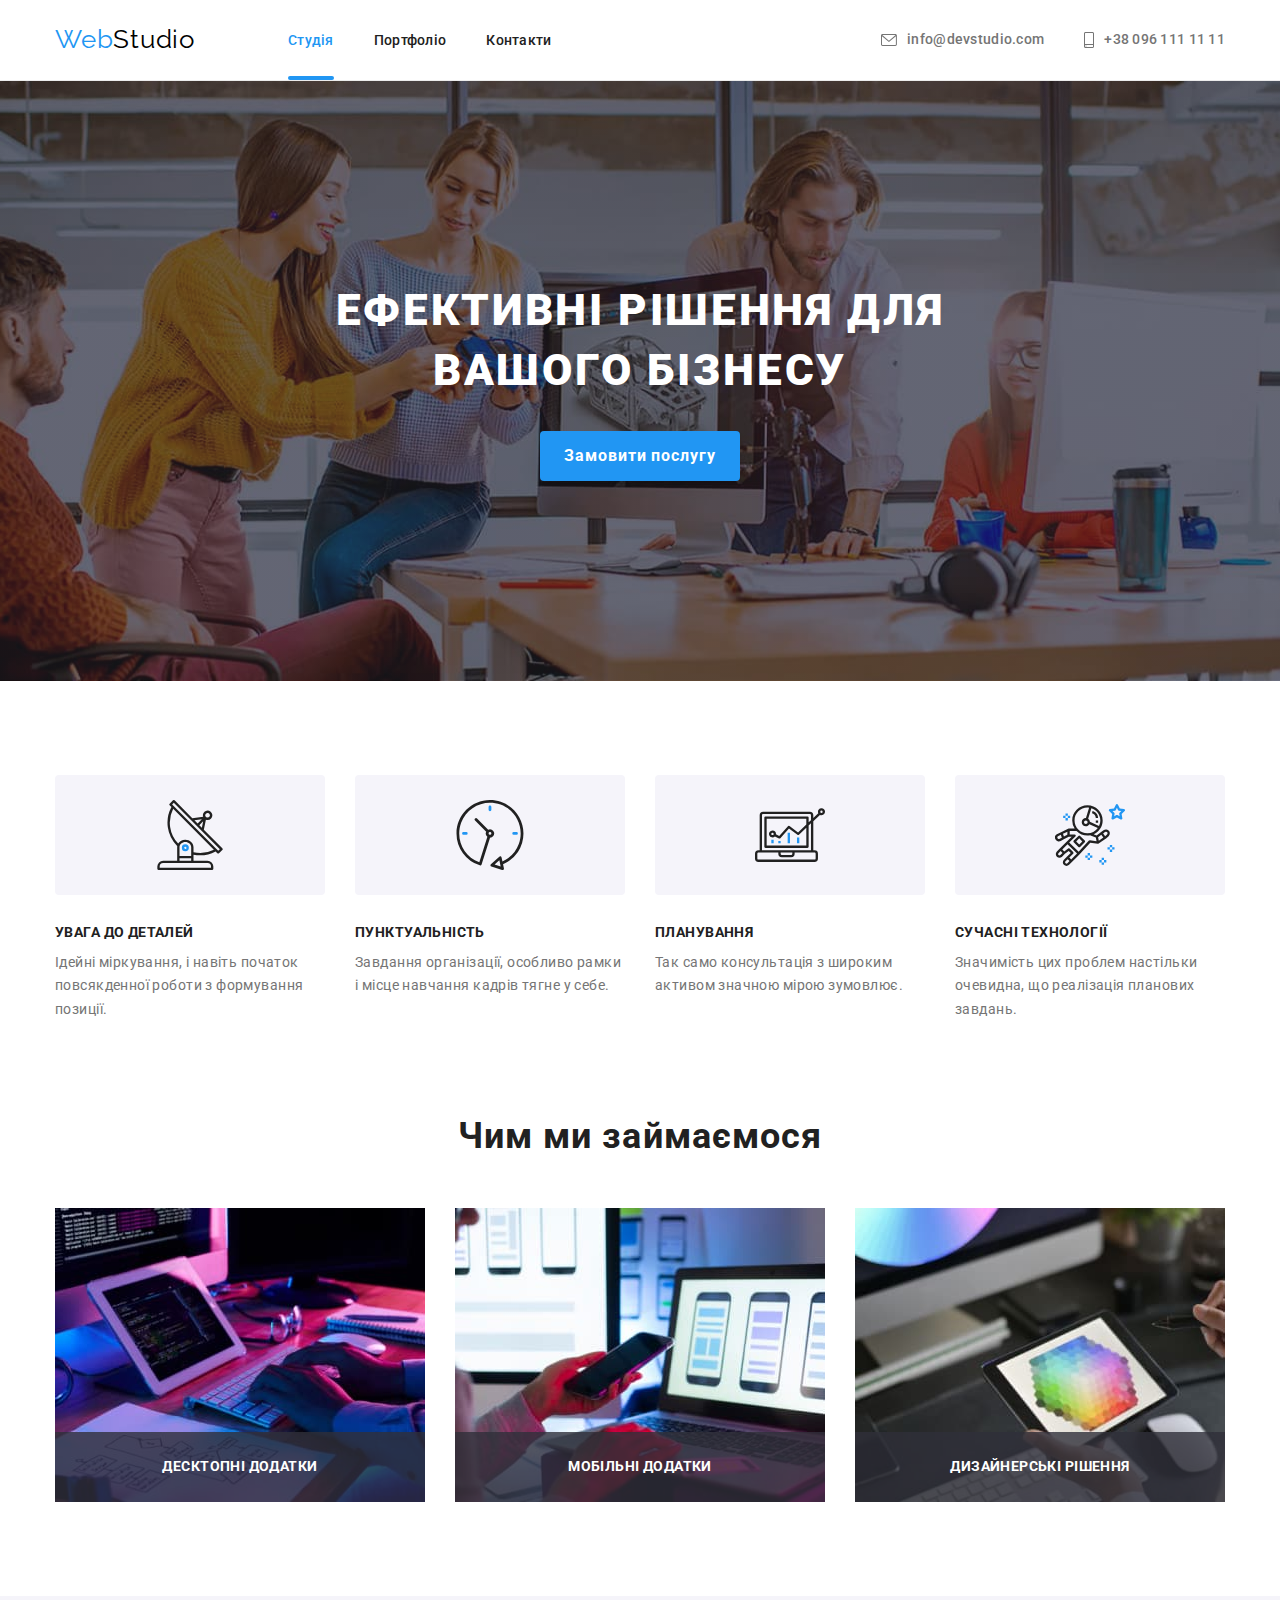
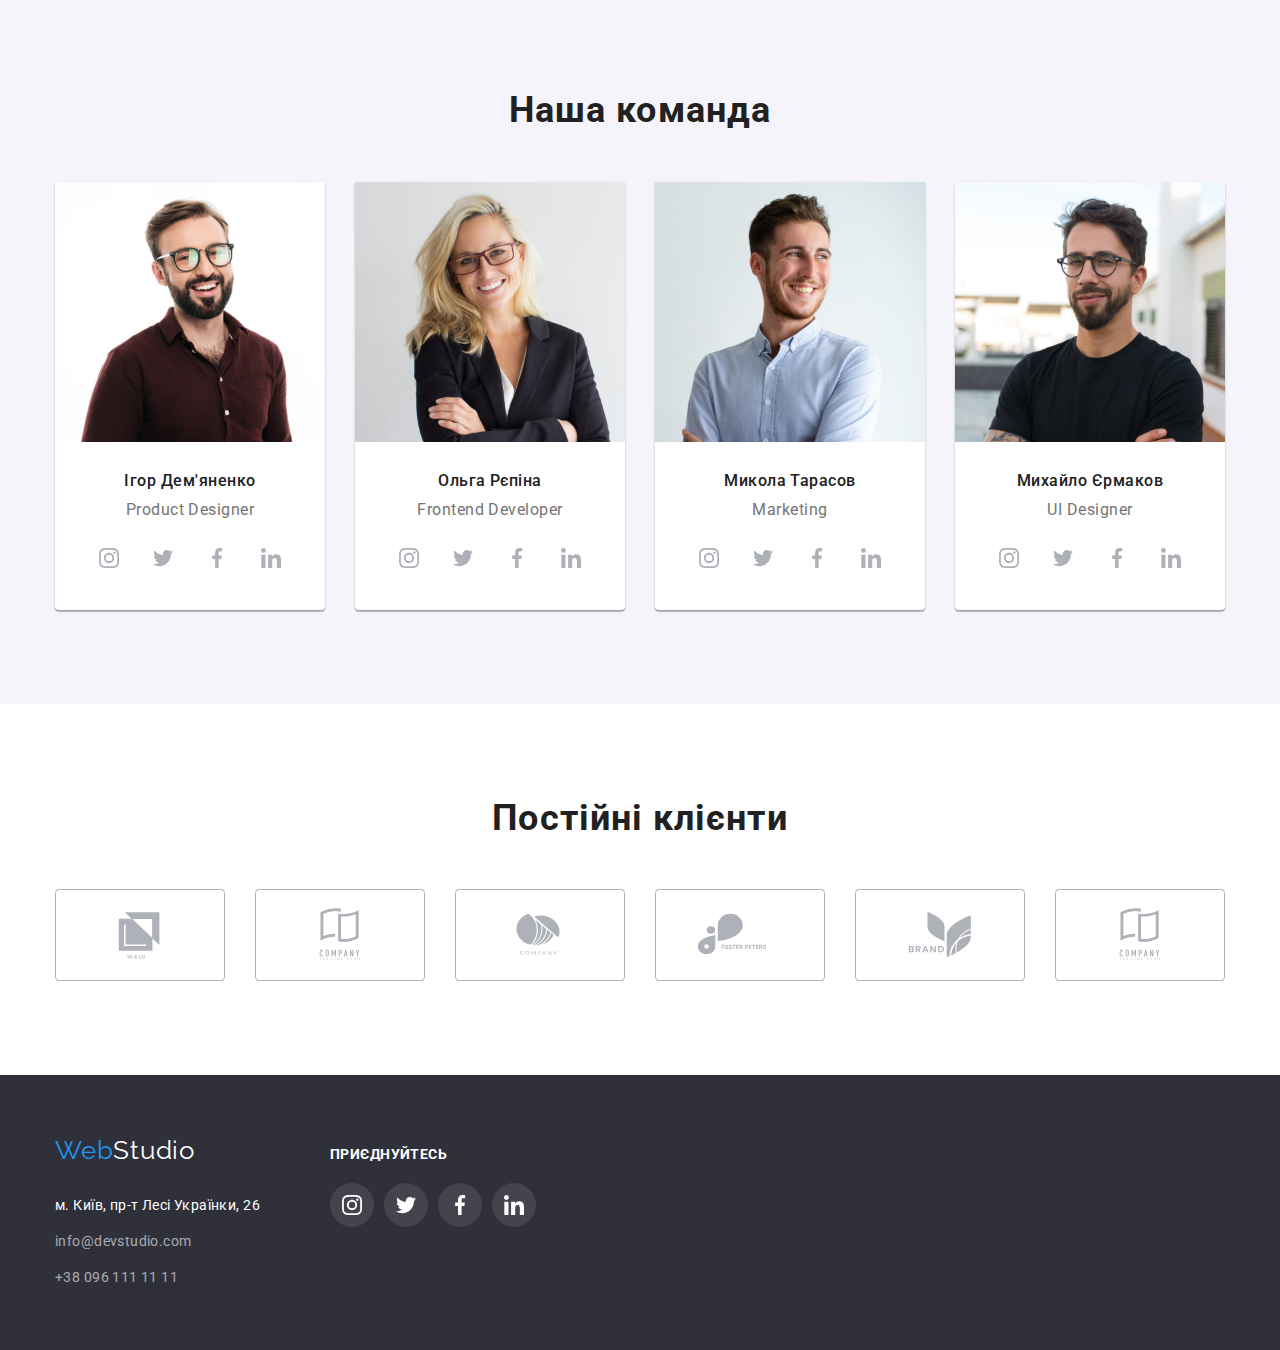
<file: index.html>
<!DOCTYPE html>
<html lang="uk">
  <head>
    <meta charset="UTF-8" />
    <meta http-equiv="X-UA-Compatible" content="IE=edge" />
    <meta name="viewport" content="width=device-width, initial-scale=1.0" />
    <title>WebStudio</title>
    <link
      href="https://fonts.googleapis.com/css2?family=Raleway:wght@700&family=Roboto:wght@400;500;700;900&display=swap"
      rel="stylesheet"
    />

    <link
      rel="stylesheet"
      href="https://cdnjs.cloudflare.com/ajax/libs/modern-normalize/1.1.0/modern-normalize.min.css"
    />

    <link rel="stylesheet" href="./css/styles.css" />
  </head>
  <body>
    <!-- Шапка страницы -->
    <header class="line">
      <div class="container header-container">
        <nav class="header-nav">
          <a href="./index.html" class="header-logo"><span class="txt-logo">Web</span>Studio</a>
          <ul class="site-nav list">
            <li class="site-nav-item">
              <a href="./index.html" class="site-nav-link current">Студія</a>
            </li>
            <li class="site-nav-item">
              <a href="./portfolio.html" class="site-nav-link">Портфоліо</a>
            </li>
            <li class="site-nav-item">
              <a href="#" class="site-nav-link">Контакти</a>
            </li>
          </ul>
        </nav>

        <ul class="contact-list list">
          <li class="contact-item">
            <a href="mailto:info@devstudio.com" class="contact-link">
              <svg class="contact-icon" width="16" height="12">
                <use href="./images/icon.svg#icon-envelope"></use>
              </svg>
              info@devstudio.com
            </a>
          </li>
          <li class="contact-item">
            <a href="tel:+380961111111" class="contact-link">
              <svg class="contact-icon" width="10" height="16">
                <use href="./images/icon.svg#icon-smartphone"></use>
              </svg>
              +38 096 111 11 11
            </a>
          </li>
        </ul>
      </div>
    </header>

    <!-- Основной контент страницы -->
    <main>
      <!-- Ефективні рішення для вашого бізнесу -->
      <section class="hero hero-img">
        <div class="container">
          <h1 class="hero-title">Ефективні рішення для вашого бізнесу</h1>

          <button type="button" class="button primary" data-modal-open>Замовити послугу</button>
        </div>
      </section>

      <!-- Переваги нашої компанії -->
      <section class="section">
        <div class="container">
          <h2 class="visually-hidden">Переваги нашої компанії</h2>
          <ul class="features list">
            <li class="features-item">
              <div class="features-icon-card">
                <svg class="features-icon" width="70" height="70">
                  <use href="./images/icon.svg#icon-antenna"></use>
                </svg>
              </div>

              <h3 class="features-title">Увага до деталей</h3>
              <p class="features-paragraph">
                Ідейні міркування, і навіть початок повсякденної роботи з формування позиції.
              </p>
            </li>

            <li class="features-item">
              <div class="features-icon-card">
                <svg class="features-icon" width="70" height="70">
                  <use href="./images/icon.svg#icon-clock"></use>
                </svg>
              </div>

              <h3 class="features-title">Пунктуальність</h3>
              <p class="features-paragraph">
                Завдання організації, особливо рамки і місце навчання кадрів тягне у себе.
              </p>
            </li>

            <li class="features-item">
              <div class="features-icon-card">
                <svg class="features-icon" width="70" height="70">
                  <use href="./images/icon.svg#icon-diagram"></use>
                </svg>
              </div>

              <h3 class="features-title">Планування</h3>
              <p class="features-paragraph">
                Так само консультація з широким активом значною мірою зумовлює.
              </p>
            </li>

            <li class="features-item">
              <div class="features-icon-card">
                <svg class="features-icon" width="70" height="70">
                  <use href="./images/icon.svg#icon-astronaut"></use>
                </svg>
              </div>

              <h3 class="features-title">Сучасні технології</h3>
              <p class="features-paragraph">
                Значимість цих проблем настільки очевидна, що реалізація планових завдань.
              </p>
            </li>
          </ul>
        </div>
      </section>

      <!-- Чим ми займаємося -->
      <section class="section work-container">
        <div class="container">
          <h2 class="section-title">Чим ми займаємося</h2>
          <ul class="work-list list">
            <li class="work-item">
              <img
                src="./images/desktop.jpg"
                alt="Десктопні додатки"
                width="370"
                class="work-img img"
              />
              <h3 class="work-title">Десктопні додатки</h3>
            </li>
            <li class="work-item">
              <img
                src="./images/mobile.jpg"
                alt="Мобільні додатки"
                width="370"
                class="work-img img"
              />
              <h3 class="work-title">Мобільні додатки</h3>
            </li>
            <li class="work-item">
              <img
                src="./images/designer.jpg"
                alt="Дизайнерські рішення"
                width="370"
                class="work-img img"
              />
              <h3 class="work-title">Дизайнерські рішення</h3>
            </li>
          </ul>
        </div>
      </section>

      <!-- Наша команда -->
      <section class="section team">
        <div class="container">
          <h2 class="section-title">Наша команда</h2>

          <ul class="team-list list">
            <li class="team-item">
              <img
                src="./images/igor-demyanenko.jpg"
                alt="Фото Ігоря Дем'яненко"
                class="team-img"
                width="270"
              />
              <div class="team-container">
                <h3 class="team-list-title">Ігор Дем'яненко</h3>
                <p class="team-list-paragraph" lang="en">Product Designer</p>

                <ul class="team-social-list list">
                  <li class="team-social-item">
                    <a class="team-social-link" href="#">
                      <svg class="team-social-icon" width="20" height="20">
                        <use href="./images/icon.svg#icon-instagram"></use></svg
                    ></a>
                  </li>
                  <li class="team-social-item">
                    <a class="team-social-link link" href="#">
                      <svg class="team-social-icon" width="20" height="20">
                        <use href="./images/icon.svg#icon-twitter"></use></svg
                    ></a>
                  </li>
                  <li class="team-social-item">
                    <a class="team-social-link link" href="#">
                      <svg class="team-social-icon" width="20" height="20">
                        <use href="./images/icon.svg#icon-facebook"></use></svg
                    ></a>
                  </li>
                  <li class="team-social-item">
                    <a class="team-social-link link" href="#">
                      <svg class="team-social-icon" width="20" height="20">
                        <use href="./images/icon.svg#icon-linkedin"></use></svg
                    ></a>
                  </li>
                </ul>
              </div>
            </li>
            <li class="team-item">
              <img
                src="./images/olga-repina.jpg"
                alt="Фото Ольгі Рєпіной"
                class="team-img"
                width="270"
              />
              <div class="team-container">
                <h3 class="team-list-title">Ольга Рєпіна</h3>
                <p class="team-list-paragraph" lang="en">Frontend Developer</p>

                <ul class="team-social-list list">
                  <li class="team-social-item">
                    <a class="team-social-link" href="#">
                      <svg class="team-social-icon" width="20" height="20">
                        <use href="./images/icon.svg#icon-instagram"></use></svg
                    ></a>
                  </li>
                  <li class="team-social-item">
                    <a class="team-social-link link" href="#">
                      <svg class="team-social-icon" width="20" height="20">
                        <use href="./images/icon.svg#icon-twitter"></use></svg
                    ></a>
                  </li>
                  <li class="team-social-item">
                    <a class="team-social-link link" href="#">
                      <svg class="team-social-icon" width="20" height="20">
                        <use href="./images/icon.svg#icon-facebook"></use></svg
                    ></a>
                  </li>
                  <li class="team-social-item">
                    <a class="team-social-link link" href="#">
                      <svg class="team-social-icon" width="20" height="20">
                        <use href="./images/icon.svg#icon-linkedin"></use></svg
                    ></a>
                  </li>
                </ul>
              </div>
            </li>
            <li class="team-item">
              <img
                src="./images/mykola-tarasov.jpg"
                alt="Фото Миколи Тарасова"
                class="team-img"
                width="270"
              />
              <div class="team-container">
                <h3 class="team-list-title">Микола Тарасов</h3>
                <p class="team-list-paragraph" lang="en">Marketing</p>

                <ul class="team-social-list list">
                  <li class="team-social-item">
                    <a class="team-social-link" href="#">
                      <svg class="team-social-icon" width="20" height="20">
                        <use href="./images/icon.svg#icon-instagram"></use></svg
                    ></a>
                  </li>
                  <li class="team-social-item">
                    <a class="team-social-link link" href="#">
                      <svg class="team-social-icon" width="20" height="20">
                        <use href="./images/icon.svg#icon-twitter"></use></svg
                    ></a>
                  </li>
                  <li class="team-social-item">
                    <a class="team-social-link link" href="#">
                      <svg class="team-social-icon" width="20" height="20">
                        <use href="./images/icon.svg#icon-facebook"></use></svg
                    ></a>
                  </li>
                  <li class="team-social-item">
                    <a class="team-social-link link" href="#">
                      <svg class="team-social-icon" width="20" height="20">
                        <use href="./images/icon.svg#icon-linkedin"></use></svg
                    ></a>
                  </li>
                </ul>
              </div>
            </li>
            <li class="team-item">
              <img
                src="./images/mykhailo-yermakov.jpg"
                alt="Фото Михайла Єрмакова"
                class="team-img"
                width="270"
              />
              <div class="team-container">
                <h3 class="team-list-title">Михайло Єрмаков</h3>
                <p class="team-list-paragraph" lang="en">UI Designer</p>

                <ul class="team-social-list list">
                  <li class="team-social-item">
                    <a class="team-social-link" href="#">
                      <svg class="team-social-icon" width="20" height="20">
                        <use href="./images/icon.svg#icon-instagram"></use></svg
                    ></a>
                  </li>
                  <li class="team-social-item">
                    <a class="team-social-link link" href="#">
                      <svg class="team-social-icon" width="20" height="20">
                        <use href="./images/icon.svg#icon-twitter"></use></svg
                    ></a>
                  </li>
                  <li class="team-social-item">
                    <a class="team-social-link link" href="#">
                      <svg class="team-social-icon" width="20" height="20">
                        <use href="./images/icon.svg#icon-facebook"></use></svg
                    ></a>
                  </li>
                  <li class="team-social-item">
                    <a class="team-social-link link" href="#">
                      <svg class="team-social-icon" width="20" height="20">
                        <use href="./images/icon.svg#icon-linkedin"></use></svg
                    ></a>
                  </li>
                </ul>
              </div>
            </li>
          </ul>
        </div>
      </section>

      <!-- Clientage -->
      <section class="section">
        <div class="container">
          <h2 class="section-title">Постійні клієнти</h2>

          <ul class="clientage-list list">
            <li class="clientage-item">
              <a class="clientage-link" href="#">
                <svg class="" width="106" height="60">
                  <use href="./images/icon.svg#icon-ya-co"></use>
                </svg>
              </a>
            </li>
            <li class="clientage-item">
              <a class="clientage-link" href="#">
                <svg class="" width="106" height="60">
                  <use href="./images/icon.svg#icon-company-tagline-here"></use>
                </svg>
              </a>
            </li>
            <li class="clientage-item">
              <a class="clientage-link" href="#">
                <svg class="" width="106" height="60">
                  <use href="./images/icon.svg#icon-company"></use>
                </svg>
              </a>
            </li>
            <li class="clientage-item">
              <a class="clientage-link" href="#">
                <svg class="" width="106" height="60">
                  <use href="./images/icon.svg#icon-foster-peters"></use>
                </svg>
              </a>
            </li>
            <li class="clientage-item">
              <a class="clientage-link" href="#">
                <svg class="" width="106" height="60">
                  <use href="./images/icon.svg#icon-brand"></use>
                </svg>
              </a>
            </li>
            <li class="clientage-item">
              <a class="clientage-link" href="#">
                <svg class="" width="106" height="60">
                  <use href="./images/icon.svg#icon-company-tagline-here"></use>
                </svg>
              </a>
            </li>
          </ul>
        </div>
      </section>
    </main>
    <!-- Подвал -->
    <footer class="page-footer">
      <div class="container">
        <div class="footer-container">
          <address class="address-footer">
            <a href="./index.html" class="logo-footer"><span class="txt-logo">Web</span>Studio</a>
            <ul class="adds-list list">
              <li class="adds-item">
                <a
                  href="https://goo.gl/maps/W5uvphnCs49Fz31s8"
                  class="adds-link-map"
                  target="_blank"
                  rel="noreferrer noopener nofollow"
                  >м. Київ, пр-т Лесі Українки, 26
                </a>
              </li>
              <li class="adds-item">
                <a href="mailto:info@devstudio.com" class="adds-link">info@devstudio.com</a>
              </li>
              <li class="adds-item">
                <a href="tel:+380961111111" class="adds-link">+38 096 111 11 11</a>
              </li>
            </ul>
          </address>

          <div class="social-footer-container">
            <h2 class="footer-title">Приєднуйтесь</h2>
            <ul class="footer-social-list list">
              <li class="footer-social-item">
                <a class="footer-social-link" href="#">
                  <svg class="footer-social-icon" width="20" height="20">
                    <use href="./images/icon.svg#icon-instagram"></use></svg
                ></a>
              </li>
              <li class="footer-social-item">
                <a class="footer-social-link" href="#">
                  <svg class="footer-social-icon" width="20" height="20">
                    <use href="./images/icon.svg#icon-twitter"></use></svg
                ></a>
              </li>
              <li class="footer-social-item">
                <a class="footer-social-link" href="#">
                  <svg class="footer-social-icon" width="20" height="20">
                    <use href="./images/icon.svg#icon-facebook"></use></svg
                ></a>
              </li>
              <li class="footer-social-item">
                <a class="footer-social-link" href="#">
                  <svg class="footer-social-icon" width="20" height="20">
                    <use href="./images/icon.svg#icon-linkedin"></use></svg
                ></a>
              </li>
            </ul>
          </div>
        </div>
      </div>
    </footer>
    <!-- Модальное окно -->
    <div class="backdrop is-hidden" data-modal>
      <div class="modal">
        <button type="button" class="button-close" data-modal-close>
          <svg class="icon-close" width="18" height="18">
            <use href="./images/icon.svg#icon-close"></use>
          </svg>
        </button>
      </div>
    </div>
    <script src="./js/modal.js"></script>
  </body>
</html>
</file>
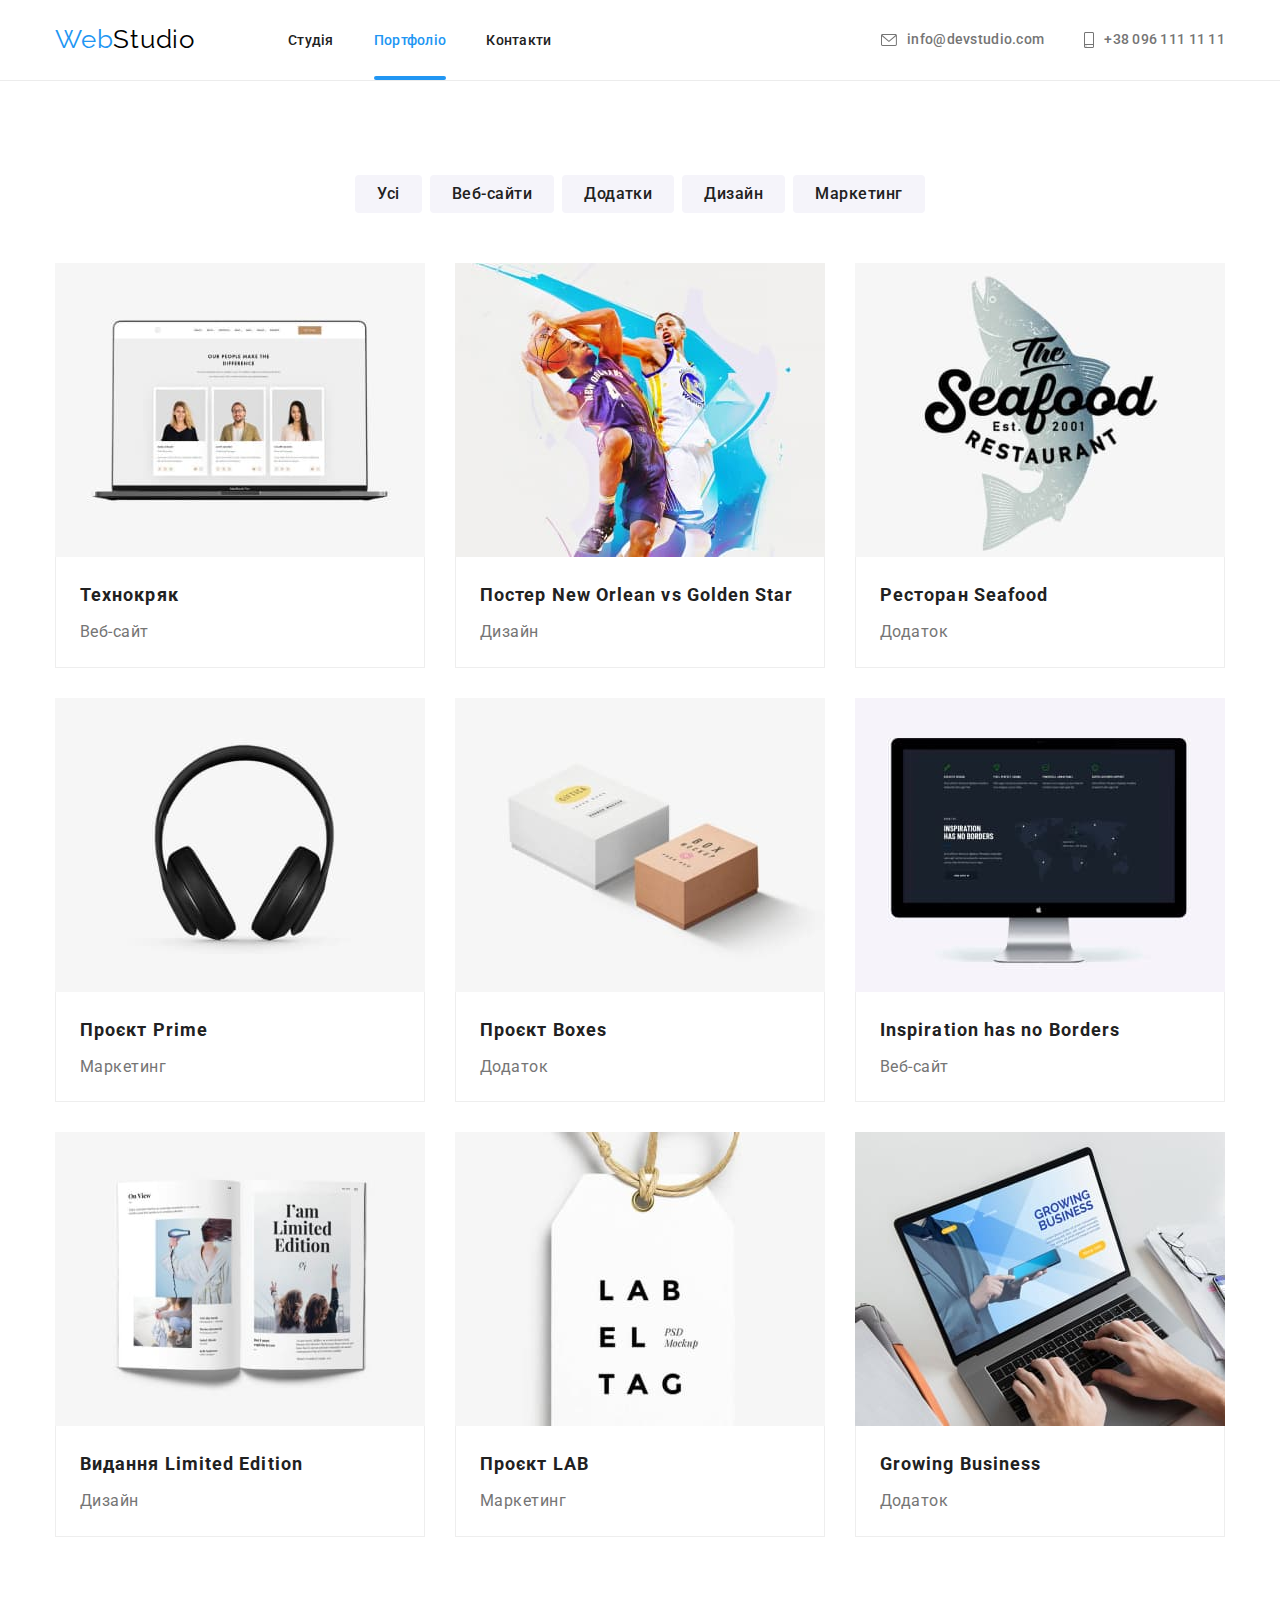
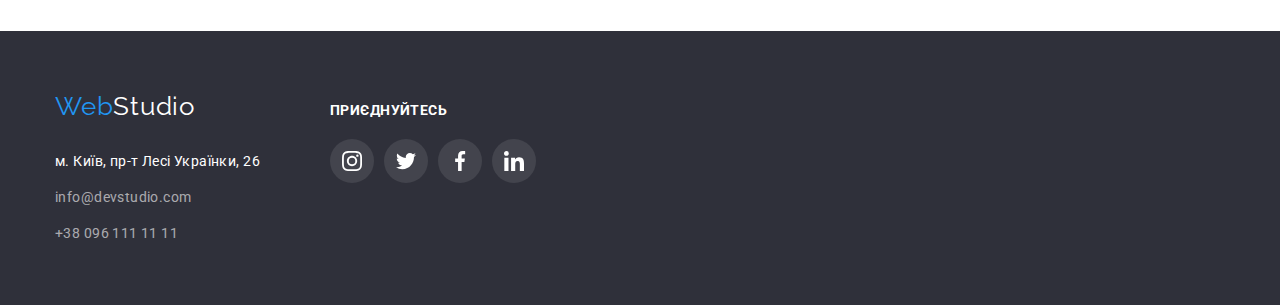
<file: portfolio.html>
<!DOCTYPE html>
<html lang="uk">
  <head>
    <meta charset="UTF-8" />
    <meta http-equiv="X-UA-Compatible" content="IE=edge" />
    <meta name="viewport" content="width=device-width, initial-scale=1.0" />
    <title>WebStudio</title>
    <link
      href="https://fonts.googleapis.com/css2?family=Raleway:wght@700&family=Roboto:wght@400;500;700;900&display=swap"
      rel="stylesheet"
    />

    <link
      rel="stylesheet"
      href="https://cdnjs.cloudflare.com/ajax/libs/modern-normalize/1.1.0/modern-normalize.min.css"
    />

    <link rel="stylesheet" href="./css/styles.css" />
  </head>
  <body>
    <!-- Шапка страницы -->
    <header class="line">
      <div class="container header-container">
        <nav class="header-nav">
          <a href="./index.html" class="header-logo"><span class="txt-logo">Web</span>Studio</a>
          <ul class="site-nav list">
            <li class="site-nav-item">
              <a href="./index.html" class="site-nav-link">Студія</a>
            </li>
            <li class="site-nav-item">
              <a href="./portfolio.html" class="site-nav-link current">Портфоліо</a>
            </li>
            <li class="site-nav-item">
              <a href="#" class="site-nav-link">Контакти</a>
            </li>
          </ul>
        </nav>

        <ul class="contact-list list">
          <li class="contact-item">
            <a href="mailto:info@devstudio.com" class="contact-link">
              <svg class="contact-icon" width="16" height="12">
                <use href="./images/icon.svg#icon-envelope"></use>
              </svg>
              info@devstudio.com
            </a>
          </li>
          <li class="contact-item">
            <a href="tel:+380961111111" class="contact-link">
              <svg class="contact-icon" width="10" height="16">
                <use href="./images/icon.svg#icon-smartphone"></use>
              </svg>
              +38 096 111 11 11
            </a>
          </li>
        </ul>
      </div>
    </header>

    <!-- Основной контент страницы -->
    <main>
      <!-- Фильтры -->
      <section class="section">
        <div class="container">
          <h1 class="visually-hidden">Портфоліо</h1>
          <ul class="filter-list list">
            <li>
              <button type="button" class="button content">Усі</button>
            </li>
            <li>
              <button type="button" class="button content">Веб-сайти</button>
            </li>
            <li>
              <button type="button" class="button content">Додатки</button>
            </li>
            <li>
              <button type="button" class="button content">Дизайн</button>
            </li>
            <li>
              <button type="button" class="button content">Маркетинг</button>
            </li>
          </ul>

          <!-- Проекты -->

          <ul class="project-list list">
            <li class="project-item">
              <a href="#" class="project-item-link">
                <div class="project-img">
                  <img src="./images/technoquack.jpg" alt="" />
                  <p class="project-overlay">
                    Ресурс пропонує комплексні пропозиції з різним рівнем функціоналу та сервісів.
                    Все це дозволить відвідувачу отримати вичерпні відомості про компанію чи
                    приватну особу.
                  </p>
                </div>

                <div class="project-container">
                  <h2 class="project-item-title">Технокряк</h2>
                  <p class="project-item-paragraph">Веб-сайт</p>
                </div>
              </a>
            </li>

            <li class="project-item">
              <a href="#" class="project-item-link">
                <div class="project-img">
                  <img src="./images/new-orlean-poster.jpg" alt="" class="project-img" />

                  <p class="project-overlay">
                    Ресурс пропонує комплексні пропозиції з різним рівнем функціоналу та сервісів.
                    Все це дозволить відвідувачу отримати вичерпні відомості про компанію чи
                    приватну особу.
                  </p>
                </div>

                <div class="project-container">
                  <h2 class="project-item-title">Постер New Orlean vs Golden Star</h2>
                  <p class="project-item-paragraph">Дизайн</p>
                </div>
              </a>
            </li>

            <li class="project-item">
              <a href="#" class="project-item-link">
                <div class="project-img">
                  <img src="./images/seafood-restaurant.jpg" alt="" class="project-img" />

                  <p class="project-overlay">
                    Ресурс пропонує комплексні пропозиції з різним рівнем функціоналу та сервісів.
                    Все це дозволить відвідувачу отримати вичерпні відомості про компанію чи
                    приватну особу.
                  </p>
                </div>

                <div class="project-container">
                  <h2 class="project-item-title">Ресторан Seafood</h2>
                  <p class="project-item-paragraph">Додаток</p>
                </div>
              </a>
            </li>
            <li class="project-item">
              <a href="#" class="project-item-link">
                <div class="project-img">
                  <img src="./images/project-prime.jpg" alt="" class="project-img" />

                  <p class="project-overlay">
                    Ресурс пропонує комплексні пропозиції з різним рівнем функціоналу та сервісів.
                    Все це дозволить відвідувачу отримати вичерпні відомості про компанію чи
                    приватну особу.
                  </p>
                </div>

                <div class="project-container">
                  <h2 class="project-item-title">Проєкт Prime</h2>
                  <p class="project-item-paragraph">Маркетинг</p>
                </div>
              </a>
            </li>
            <li class="project-item">
              <a href="#" class="project-item-link">
                <div class="project-img">
                  <img src="./images/project-boxes.jpg" alt="" class="project-img" />

                  <p class="project-overlay">
                    Ресурс пропонує комплексні пропозиції з різним рівнем функціоналу та сервісів.
                    Все це дозволить відвідувачу отримати вичерпні відомості про компанію чи
                    приватну особу.
                  </p>
                </div>

                <div class="project-container">
                  <h2 class="project-item-title">Проєкт Boxes</h2>
                  <p class="project-item-paragraph">Додаток</p>
                </div>
              </a>
            </li>
            <li class="project-item">
              <a href="#" class="project-item-link">
                <div class="project-img">
                  <img src="./images/inspiration-has-no-borders.jpg" alt="" class="project-img" />

                  <p class="project-overlay">
                    Ресурс пропонує комплексні пропозиції з різним рівнем функціоналу та сервісів.
                    Все це дозволить відвідувачу отримати вичерпні відомості про компанію чи
                    приватну особу.
                  </p>
                </div>

                <div class="project-container">
                  <h2 class="project-item-title">Inspiration has no Borders</h2>
                  <p class="project-item-paragraph">Веб-сайт</p>
                </div>
              </a>
            </li>
            <li class="project-item">
              <a href="#" class="project-item-link">
                <div class="project-img">
                  <img src="./images/edition-limited-edition.jpg" alt="" class="project-img" />

                  <p class="project-overlay">
                    Ресурс пропонує комплексні пропозиції з різним рівнем функціоналу та сервісів.
                    Все це дозволить відвідувачу отримати вичерпні відомості про компанію чи
                    приватну особу.
                  </p>
                </div>

                <div class="project-container">
                  <h2 class="project-item-title">Видання Limited Edition</h2>
                  <p class="project-item-paragraph">Дизайн</p>
                </div>
              </a>
            </li>
            <li class="project-item">
              <a href="#" class="project-item-link">
                <div class="project-img">
                  <img src="./images/lab-project.jpg" alt="" class="project-img" />

                  <p class="project-overlay">
                    Ресурс пропонує комплексні пропозиції з різним рівнем функціоналу та сервісів.
                    Все це дозволить відвідувачу отримати вичерпні відомості про компанію чи
                    приватну особу.
                  </p>
                </div>

                <div class="project-container">
                  <h2 class="project-item-title">Проєкт LAB</h2>
                  <p class="project-item-paragraph">Маркетинг</p>
                </div>
              </a>
            </li>
            <li class="project-item">
              <a href="#" class="project-item-link">
                <div class="project-img">
                  <img src="./images/growing-business.jpg" alt="" class="project-img" />

                  <p class="project-overlay">
                    Ресурс пропонує комплексні пропозиції з різним рівнем функціоналу та сервісів.
                    Все це дозволить відвідувачу отримати вичерпні відомості про компанію чи
                    приватну особу.
                  </p>
                </div>

                <div class="project-container">
                  <h2 class="project-item-title">Growing Business</h2>
                  <p class="project-item-paragraph">Додаток</p>
                </div>
              </a>
            </li>
          </ul>
        </div>
      </section>
    </main>
    <!-- Подвал -->
    <footer class="page-footer">
      <div class="container">
        <div class="footer-container">
          <address class="address-footer">
            <a href="./index.html" class="logo-footer"><span class="txt-logo">Web</span>Studio</a>
            <ul class="adds-list list">
              <li class="adds-item">
                <a
                  href="https://goo.gl/maps/W5uvphnCs49Fz31s8"
                  class="adds-link-map"
                  target="_blank"
                  rel="noreferrer noopener nofollow"
                  >м. Київ, пр-т Лесі Українки, 26
                </a>
              </li>
              <li class="adds-item">
                <a href="mailto:info@devstudio.com" class="adds-link">info@devstudio.com</a>
              </li>
              <li class="adds-item">
                <a href="tel:+380961111111" class="adds-link">+38 096 111 11 11</a>
              </li>
            </ul>
          </address>

          <div class="social-footer-container">
            <h2 class="footer-title">Приєднуйтесь</h2>
            <ul class="footer-social-list list">
              <li class="footer-social-item">
                <a class="footer-social-link" href="#">
                  <svg class="footer-social-icon" width="20" height="20">
                    <use href="./images/icon.svg#icon-instagram"></use></svg
                ></a>
              </li>
              <li class="footer-social-item">
                <a class="footer-social-link" href="#">
                  <svg class="footer-social-icon" width="20" height="20">
                    <use href="./images/icon.svg#icon-twitter"></use></svg
                ></a>
              </li>
              <li class="footer-social-item">
                <a class="footer-social-link" href="#">
                  <svg class="footer-social-icon" width="20" height="20">
                    <use href="./images/icon.svg#icon-facebook"></use></svg
                ></a>
              </li>
              <li class="footer-social-item">
                <a class="footer-social-link" href="#">
                  <svg class="footer-social-icon" width="20" height="20">
                    <use href="./images/icon.svg#icon-linkedin"></use></svg
                ></a>
              </li>
            </ul>
          </div>
        </div>
      </div>
    </footer>
  </body>
</html>
</file>
<file: css/styles.css>
/* цвет основного текста  #757575 */
/* цвет вторичного текста #212121; */
/* цвет акцента #2196F3 */
/* цвет белый #FFFFFF */
/* цвет фона вторичный #F5F4FA;*/
/* цвет ссылок в футере rgba(255, 255, 255, 0.6); */

:root {
  --primary-text-color: #757575;
  --title-text-color: #212121;
  --acent-text-color: #2196f3;
  --withe-text-color: #ffffff;
  --black-text-color: #000000;

  --hero-background-color: rgba(47, 48, 58, 0.4);

  --acent-button-color: #188ce8;

  --link-icon-color: #afb1b8;
  --footer-icon-color: #ffffff;
  --footer-icon-bg-color: #43444d;
  --link-footer-color: rgba(255, 255, 255, 0.6);

  --main-page-color: #ffffff;
  --secondary-page-color: #f5f4fa;
  --footer-color: #2f303a;
}

html {
  box-sizing: border-box;
}

*,
*::before,
*::after {
  box-sizing: inherit;
}
body {
  margin: 0;
  border-color: var(--main-page-color);
  color: var(--primary-text-color);
  font-family: Roboto, sans-serif;
}

/* Стили для обнуления верхних отступов у элементов */
h1,
h2,
h3,
h4,
h5,
h6,
p {
  margin-top: 0;
  margin-bottom: 0;
}
/* Класс для обнуления базовых свойств у списков (ul) */
.list {
  list-style: none;
  padding-left: 0;
  margin: 0;
}
/* Класс для обнуления базовых свойств у ссылок */
.link {
  text-decoration: none;
  color: inherit;
}
/* Свойства для корректного отображения картинок */
img {
  display: block;
  max-width: 100%;
  height: auto;
}
/* Свойства для обнуления курсива у address */
address {
  font-style: normal;
}

.line {
  border-bottom: 1px solid #ececec;
}

.visually-hidden {
  position: absolute;
  white-space: nowrap;
  width: 1px;
  height: 1px;
  overflow: hidden;
  border: 0;
  padding: 0;
  clip: rect(0 0 0 0);
  clip-path: inset(50%);
  margin: -1px;
}

.section {
  padding-top: 94px;
  padding-bottom: 94px;
}
.section-title {
  color: var(--title-text-color);
  font-size: 36px;
  line-height: 1.16;
  text-align: center;
  letter-spacing: 0.03em;

  margin-bottom: 50px;
}

.container {
  width: 1200px;
  padding-left: 15px;
  padding-right: 15px;
  margin: 0 auto;
}

/* Header Flexbox */
.header-container {
  display: flex;
  align-items: center;
  justify-content: space-between;
}
.header-nav {
  display: flex;
  justify-content: space-between;
}
.site-nav {
  display: flex;
  align-items: center;
}
.site-nav-item {
  position: relative;
}
.site-nav-item + .site-nav-item {
  margin-left: 40px;
}

.contact-list {
  display: flex;
  align-items: center;
}
.contact-item + .contact-item {
  margin-left: 40px;
}

/* Site logo */
.header-logo {
  display: flex;
  align-self: center;
  padding-top: 24px;
  padding-bottom: 25px;

  color: var(--black-text-color);
  font-family: Raleway, sans-serif;
  font-size: 26px;
  line-height: 1.19;
  text-decoration: none;
  letter-spacing: 0.03em;
  margin-right: 93px;
}

.txt-logo {
  color: var(--acent-text-color);
}

.site-nav-link {
  position: relative;
  padding-top: 32px;
  padding-bottom: 32px;

  color: var(--title-text-color);

  font-weight: 500;
  font-size: 14px;
  line-height: 1.14;
  letter-spacing: 0.02em;
  text-decoration: none;

  transition-property: color;
  transition-duration: 250ms;
  transition-timing-function: cubic-bezier(0.4, 0, 0.2, 1);
}

.site-nav-link:hover,
.site-nav-link:focus {
  color: var(--acent-text-color);
}
.current {
  color: var(--acent-text-color);
}

.current::after {
  content: '';

  position: absolute;
  bottom: 0;
  left: 0;
  width: 100%;
  height: 4px;
  border-radius: 2px;

  background-color: var(--acent-text-color);
}

.contact-link {
  display: flex;
  align-items: center;
  justify-content: center;

  padding-top: 32px;
  padding-bottom: 32px;

  color: var(--primary-text-color);
  fill: var(--primary-text-color);
  font-weight: 500;
  font-size: 14px;
  line-height: 1.14;
  letter-spacing: 0.02em;
  text-decoration: none;

  transition-property: color, fill;
  transition-duration: 250ms;
  transition-timing-function: cubic-bezier(0.4, 0, 0.2, 1);
}

.contact-link:hover,
.contact-link:focus {
  color: var(--acent-text-color);
  fill: currentColor;
}
.contact-icon {
  margin-right: 10px;
}
/* Main content */
/* Hero */
.hero {
  background-color: var(--hero-background-color);
  text-align: center;
  padding-top: 200px;
  padding-bottom: 200px;
}
.hero-img {
  background-image: linear-gradient(to right, rgba(47, 48, 58, 0.4), rgba(47, 48, 58, 0.4)),
    url(../images/hero-img.jpg);
  max-width: 1600px;
  margin-left: auto;
  margin-right: auto;
  background-size: cover;
  background-repeat: no-repeat;
  background-position: center;
}
.hero-title {
  color: var(--withe-text-color);

  font-weight: 900;
  font-size: 44px;
  line-height: 1.36;

  letter-spacing: 0.06em;
  text-transform: uppercase;

  width: 696px;
  margin-left: auto;
  margin-right: auto;
  margin-bottom: 30px;
}

/* Features Flexbox */
.features {
  display: flex;
  gap: 30px;
}
.features-item {
  flex-basis: 270px;
}

/* Features */
.features-icon-card {
  display: flex;
  align-items: center;
  justify-content: center;
  background-color: var(--secondary-page-color);
  height: 120px;
  width: 270px;
  border-radius: 4px;
  margin-bottom: 30px;
}

.features-title {
  color: var(--title-text-color);
  font-size: 14px;
  line-height: 1.14;
  text-transform: uppercase;
  letter-spacing: 0.03em;

  margin-bottom: 10px;
}

.features-paragraph {
  font-size: 14px;
  line-height: 1.71;
  letter-spacing: 0.03em;
}

/* Work-list Flexbox */
.work-container {
  padding-top: 0;
}

.work-list {
  display: flex;
  justify-content: space-between;
}

.work-item {
  position: relative;
}
.work-title {
  width: 100%;
  color: var(--withe-text-color);
  background-color: rgba(47, 48, 58, 0.8);
  font-size: 14px;
  line-height: 1.14;
  letter-spacing: 0.03em;
  text-align: center;
  text-transform: uppercase;
  padding-top: 27px;
  padding-bottom: 27px;

  position: absolute;
  bottom: 0;
}

/* Team Flexbox */

.team-list {
  display: flex;
  gap: 30px;
}
.team-item {
  flex-basis: calc(100% - 90p / 3);
}
.team-container {
  padding-top: 30px;
  padding-bottom: 30px;
}

/* Team */
.team {
  background-color: var(--secondary-page-color);
}
.team-item {
  background-color: var(--main-page-color);
  box-shadow: 0px 1px 3px rgba(0, 0, 0, 0.12), 0px 1px 1px rgba(0, 0, 0, 0.14),
    0px 2px 1px rgba(0, 0, 0, 0.2);
  border-radius: 0px 0px 4px 4px;
}

.team-list-title {
  color: var(--title-text-color);
  font-weight: 500;
  font-size: 16px;
  line-height: 1.18;
  letter-spacing: 0.03em;
  text-align: center;

  margin-bottom: 10px;
}

.team-list-paragraph {
  font-size: 16px;
  line-height: 1.18;
  letter-spacing: 0.03em;
  text-align: center;
  margin-bottom: 16px;
}

/* icon-team */
.team-social-list {
  display: flex;
  align-items: center;
  justify-content: center;
  gap: 10px;
}
.team-social-item {
  width: 44px;
  height: 44px;
}
.team-social-link {
  display: flex;
  align-items: center;
  justify-content: center;
  width: 100%;
  height: 100%;
  border-radius: 50%;

  fill: var(--link-icon-color);

  transition-property: fill, background-color;
  transition-duration: 250ms;
  transition-timing-function: cubic-bezier(0.4, 0, 0.2, 1);
}

.team-social-link:hover,
.team-social-link:focus {
  background-color: var(--acent-text-color);
  fill: var(--withe-text-color);
}

/* Clientage */
.clientage-list {
  display: flex;
  gap: 30px;
  align-items: center;
  justify-content: center;
}
.clientage-item {
  width: 170px;
  height: 92px;
}

.clientage-link {
  border: 1px solid var(--link-icon-color);
  display: flex;
  align-items: center;
  justify-content: center;
  fill: var(--link-icon-color);
  width: 100%;
  height: 100%;
  border-radius: 4px;

  transition-property: fill, border;
  transition-duration: 250ms;
  transition-timing-function: cubic-bezier(0.4, 0, 0.2, 1);
}

.clientage-link:hover,
.clientage-link:focus {
  fill: var(--acent-text-color);
  border-color: var(--acent-text-color);
}

/* Footer */
.page-footer {
  background-color: var(--footer-color);
  padding-top: 60px;
  padding-bottom: 60px;
}
.footer-container {
  display: flex;
  align-items: baseline;
}

.logo-footer {
  color: var(--withe-text-color);
  font-family: Raleway, sans-serif;
  font-size: 26px;
  line-height: 1.19;
  text-decoration: none;
  letter-spacing: 0.03em;

  display: inline-block;
  margin-bottom: 28px;
}
.adds-list {
  margin-right: 70px;
}

.adds-item + .adds-item {
  margin-top: 12px;
}

.adds-link-map {
  color: var(--withe-text-color);
  font-style: normal;
  font-size: 14px;
  line-height: 1.71;
  text-decoration: none;
  letter-spacing: 0.03em;

  transition-property: color;
  transition-duration: 250ms;
  transition-timing-function: cubic-bezier(0.4, 0, 0.2, 1);
}

.adds-link-map:hover,
.adds-link-map:focus {
  color: var(--acent-text-color);
}

.adds-link {
  color: var(--link-footer-color);
  font-style: normal;
  font-size: 14px;
  line-height: 1.71;
  text-decoration: none;
  letter-spacing: 0.03em;

  transition-property: color;
  transition-duration: 250ms;
  transition-timing-function: cubic-bezier(0.4, 0, 0.2, 1);
}
.adds-link:hover,
.adds-link:focus {
  color: var(--acent-text-color);
}

/* Footer Social */

.footer-title {
  font-size: 14px;
  line-height: 1.14;
  letter-spacing: 0.03em;
  text-transform: uppercase;
  color: var(--withe-text-color);
  margin-bottom: 20px;
}
.footer-social-list {
  display: flex;
  align-items: center;
  gap: 10px;
}
.footer-social-item {
  width: 44px;
  height: 44px;
}
.footer-social-link {
  display: flex;
  align-items: center;
  justify-content: center;
  width: 100%;
  height: 100%;
  border-radius: 50%;
  background-color: var(--footer-icon-bg-color);
  fill: var(--footer-icon-color);

  transition-property: background-color;
  transition-duration: 250ms;
  transition-timing-function: cubic-bezier(0.4, 0, 0.2, 1);
}

.footer-social-link:hover,
.footer-social-link:focus {
  background-color: var(--acent-text-color);
}

/* Button! */

.button {
  color: var(--black-text-color);
  background: var(--withe-text-color);
  font-family: Roboto, sans-serif;
  cursor: pointer;
  border: 0;
}

.button.primary {
  font-weight: 700;
  font-size: 16px;
  line-height: 1.87;

  color: var(--withe-text-color);
  background: var(--acent-text-color);
  box-shadow: 0px 4px 4px rgba(0, 0, 0, 0.15);

  letter-spacing: 0.06em;

  min-width: 200px;
  padding: 10px 24px;
  text-align: center;
  border-radius: 4px;

  transition-property: background-color;
  transition-duration: 250ms;
  transition-timing-function: cubic-bezier(0.4, 0, 0.2, 1);
}

.button.primary:hover,
.button.primary:focus {
  background-color: var(--acent-button-color);
}

/* Button Project.html */

.button.content {
  color: var(--title-text-color);
  background-color: var(--secondary-page-color);
  font-weight: 500;
  font-size: 16px;
  line-height: 1.62;
  letter-spacing: 0.03em;

  padding: 6px 22px;
  text-align: center;
  border-radius: 4px;

  transition-property: color, box-shadow, background-color;
  transition-duration: 250ms;
  transition-timing-function: cubic-bezier(0.4, 0, 0.2, 1);
}

.button.content:hover,
.button.content:focus {
  color: var(--withe-text-color);
  background-color: var(--acent-text-color);
  box-shadow: 0px 1px 1px rgba(0, 0, 0, 0.12), 0px 4px 4px rgba(0, 0, 0, 0.06),
    1px 4px 6px rgba(0, 0, 0, 0.16);
}

/* Portfolio.html */
/* Main content */
.project-item-link {
  display: block;
  text-decoration: none;

  transition-property: box-shadow;
  transition-duration: 250ms;
  transition-timing-function: cubic-bezier(0.4, 0, 0.2, 1);
}
.project-item-link:hover,
.project-item-link:focus {
  box-shadow: 0px 1px 1px rgba(0, 0, 0, 0.12), 0px 4px 4px rgba(0, 0, 0, 0.06),
    1px 4px 6px rgba(0, 0, 0, 0.16);
}

.project-item-title {
  color: var(--title-text-color);
  font-size: 18px;
  line-height: 2;
  letter-spacing: 0.06em;
  margin-bottom: 4px;
}
.project-item-paragraph {
  color: var(--primary-text-color);
  font-size: 16px;
  line-height: 1.85;
  letter-spacing: 0.03em;
}

/* Project Flexbox */

.filter-list {
  display: flex;
  gap: 8px;
  justify-content: center;
  align-items: center;

  margin-bottom: 50px;
}

.project-list {
  display: flex;

  gap: 30px;
  flex-wrap: wrap;
}

.project-container {
  border-left: 1px solid #eeeeee;
  border-right: 1px solid #eeeeee;
  border-bottom: 1px solid #eeeeee;
  padding: 20px 24px;
}

.project-img {
  position: relative;
  overflow: hidden;
}
.project-overlay {
  position: absolute;
  top: 0;
  left: 0;
  width: 100%;
  height: 100%;
  padding: 64px 24px;

  transform: translateY(100%);
  transition-property: transform;
  transition-duration: 250ms;
  transition-timing-function: cubic-bezier(0.4, 0, 0.2, 1);

  font-size: 18px;
  line-height: 28px;
  letter-spacing: 0.03em;

  color: var(--withe-text-color);
  background-color: rgba(33, 150, 243, 0.9);
}
.project-item:hover .project-overlay {
  transform: translateY(0);
}

/* Modalbnoe okno */
.backdrop {
  position: fixed;
  top: 0;
  left: 0;
  width: 100%;
  height: 100%;
  background: rgba(0, 0, 0, 0.2);

  transition: opacity 250ms ease-in-out, visibility 250ms ease-in-out;
}
.modal {
  display: flex;
  flex-direction: column;
  align-items: flex-end;

  position: absolute;
  left: 50%;
  top: 50%;

  transform: translate(-50%, -50%) scale(1);
  transition: transform 250ms ease-in-out;

  width: 100%;
  height: 100%;
  max-width: 528px;
  max-height: 581px;

  background: #ffffff;
  box-shadow: 0px 1px 3px rgba(0, 0, 0, 0.12), 0px 1px 1px rgba(0, 0, 0, 0.14),
    0px 2px 1px rgba(0, 0, 0, 0.2);
  border-radius: 4px;
}

.backdrop.is-hidden .modal {
  transform: translate(-50%, -50%) scale(0);
}

.is-hidden {
  opacity: 0;
  visibility: hidden;
  pointer-events: none;
}

.button-close {
  display: flex;
  align-items: center;
  flex-direction: column;
  justify-content: center;

  border-radius: 50%;
  cursor: pointer;
  background: var(--footer-icon-color);
  border: 1px solid rgba(0, 0, 0, 0.1);

  height: 30px;
  width: 30px;

  margin-right: 8px;
  margin-top: 8px;
}
</file>
